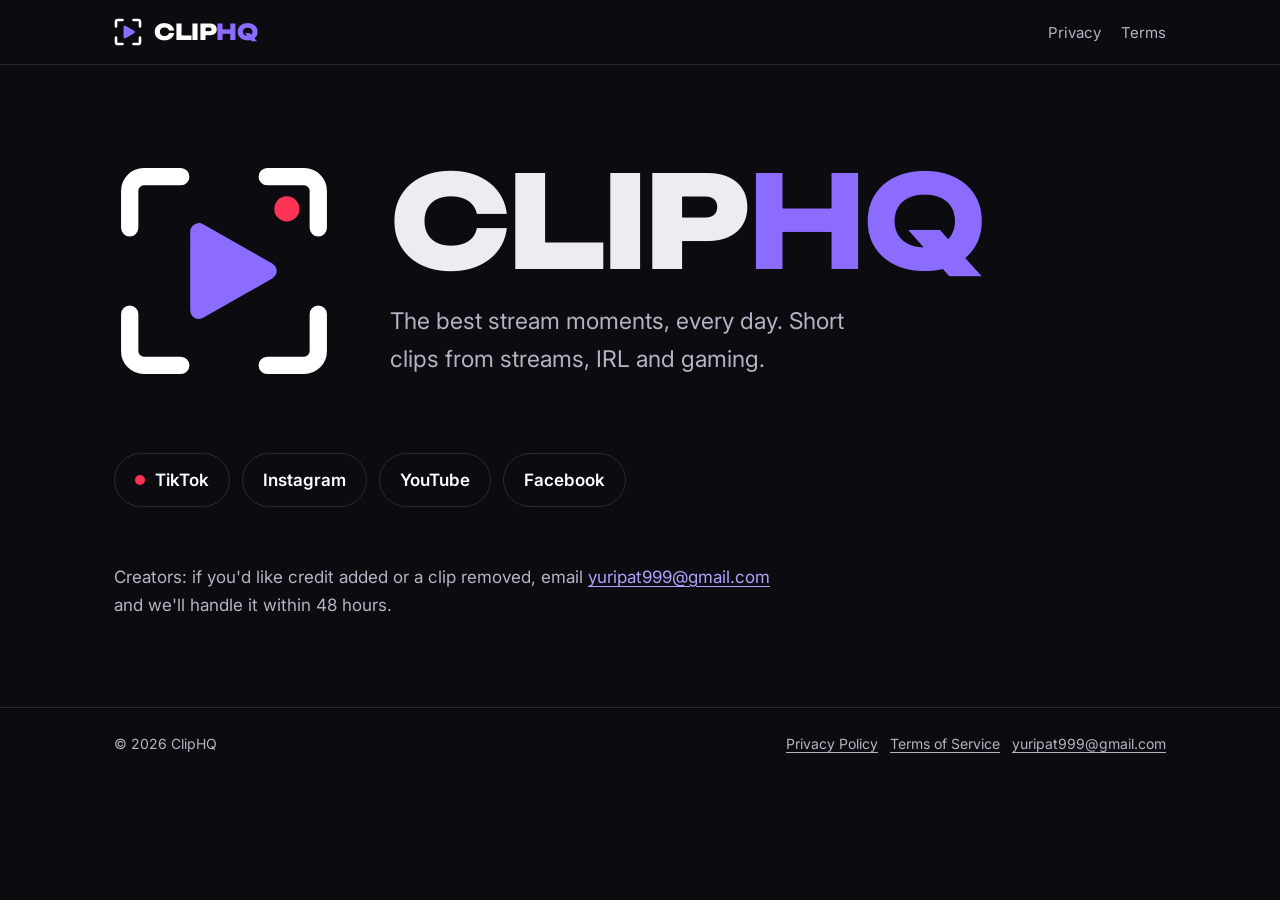
<file: index.html>
<!doctype html><html lang="en"><head><meta charset="utf-8"><meta name="viewport" content="width=device-width, initial-scale=1"><link rel="preconnect" href="https://fonts.googleapis.com"><link rel="preconnect" href="https://fonts.gstatic.com" crossorigin><link rel="stylesheet" href="https://fonts.googleapis.com/css2?family=Inter:wght@400;600;700&family=Unbounded:wght@700;800&display=swap"><link rel="stylesheet" href="style.css"><link rel="icon" href="favicon.svg"><title>ClipHQ — the best stream moments, every day</title><meta name="description" content="ClipHQ posts the best moments from live streams as short clips, every day."></head><body>
<header class="top"><div class="wrap"><a class="brand" href="index.html"><svg width="28" height="28" viewBox="0 0 560 560" aria-hidden="true"><g fill="none" stroke="#fff" stroke-width="52" stroke-linecap="round" stroke-linejoin="round"><path d="M 40 170 V 76 A 36 36 0 0 1 76 40 H 170"/><path d="M 390 40 H 484 A 36 36 0 0 1 520 76 V 170"/><path d="M 520 390 V 484 A 36 36 0 0 1 484 520 H 390"/><path d="M 170 520 H 76 A 36 36 0 0 1 40 484 V 390"/></g><path d="M 216 180 L 216 380 L 392 280 Z" fill="#8B6CFF" stroke="#8B6CFF" stroke-width="52" stroke-linejoin="round"/></svg><span>CLIP<b>HQ</b></span></a><nav class="top" aria-label="Site"><a href="privacy.html">Privacy</a><a href="terms.html">Terms</a></nav></div></header>
<main>
<section class="hero"><svg class="mark" viewBox="0 0 560 560" role="img" aria-label="ClipHQ logo"><g fill="none" stroke="#fff" stroke-width="44" stroke-linecap="round" stroke-linejoin="round"><path d="M 40 170 V 76 A 36 36 0 0 1 76 40 H 170"/><path d="M 390 40 H 484 A 36 36 0 0 1 520 76 V 170"/><path d="M 520 390 V 484 A 36 36 0 0 1 484 520 H 390"/><path d="M 170 520 H 76 A 36 36 0 0 1 40 484 V 390"/></g><path d="M 216 180 L 216 380 L 392 280 Z" fill="#8B6CFF" stroke="#8B6CFF" stroke-width="44" stroke-linejoin="round"/><circle cx="440" cy="122" r="32" fill="#FF3355"/></svg><div><h1>CLIP<b>HQ</b></h1><p>The best stream moments, every day. Short clips from streams, IRL and gaming.</p></div></section>
<nav class="follow" aria-label="Follow ClipHQ">
<a href="https://www.tiktok.com/@cliphqstreams"><span class="dot"></span>TikTok</a>
<a href="https://www.instagram.com/cliphqstreams">Instagram</a>
<a href="https://www.youtube.com/@cliphqstreams">YouTube</a>
<a href="https://www.facebook.com/cliphqstreams">Facebook</a>
</nav>
<section class="note"><p>Creators: if you'd like credit added or a clip removed, email <a href="mailto:yuripat999@gmail.com">yuripat999@gmail.com</a> and we'll handle it within 48 hours.</p></section>
</main>
<footer><div class="wrap"><span>© 2026 ClipHQ</span><span><a href="privacy.html">Privacy Policy</a> &nbsp; <a href="terms.html">Terms of Service</a> &nbsp; <a href="mailto:yuripat999@gmail.com">yuripat999@gmail.com</a></span></div></footer>
</body></html>
</file>
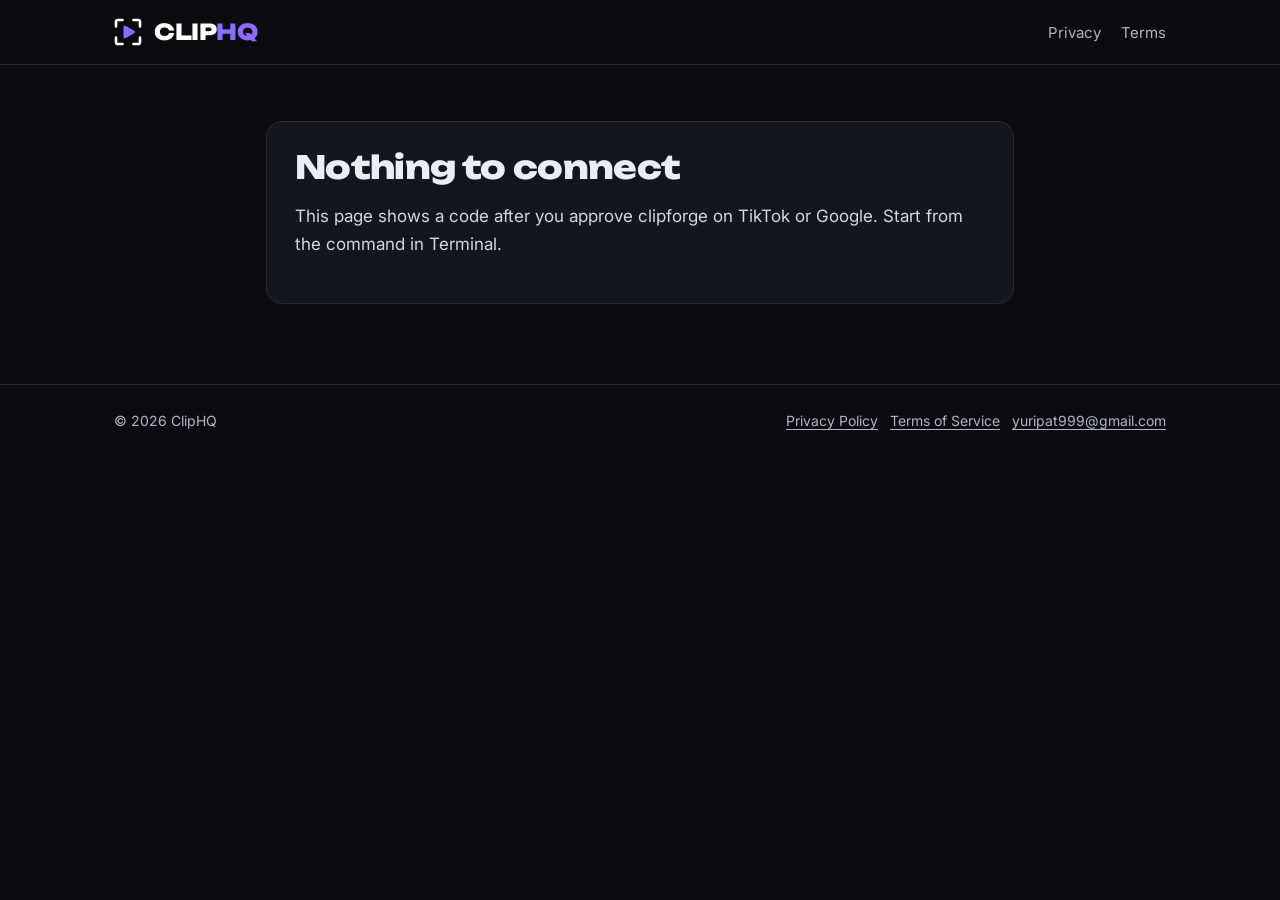
<file: callback.html>
<!doctype html><html lang="en"><head><meta charset="utf-8"><meta name="viewport" content="width=device-width, initial-scale=1"><link rel="preconnect" href="https://fonts.googleapis.com"><link rel="preconnect" href="https://fonts.gstatic.com" crossorigin><link rel="stylesheet" href="https://fonts.googleapis.com/css2?family=Inter:wght@400;600;700&family=Unbounded:wght@700;800&display=swap"><link rel="stylesheet" href="style.css"><link rel="icon" href="favicon.svg"><title>Connected — ClipHQ</title><meta name="robots" content="noindex"></head><body>
<header class="top"><div class="wrap"><a class="brand" href="index.html"><svg width="28" height="28" viewBox="0 0 560 560" aria-hidden="true"><g fill="none" stroke="#fff" stroke-width="52" stroke-linecap="round" stroke-linejoin="round"><path d="M 40 170 V 76 A 36 36 0 0 1 76 40 H 170"/><path d="M 390 40 H 484 A 36 36 0 0 1 520 76 V 170"/><path d="M 520 390 V 484 A 36 36 0 0 1 484 520 H 390"/><path d="M 170 520 H 76 A 36 36 0 0 1 40 484 V 390"/></g><path d="M 216 180 L 216 380 L 392 280 Z" fill="#8B6CFF" stroke="#8B6CFF" stroke-width="52" stroke-linejoin="round"/></svg><span>CLIP<b>HQ</b></span></a><nav class="top" aria-label="Site"><a href="privacy.html">Privacy</a><a href="terms.html">Terms</a></nav></div></header>
<main class="wrap legal">
<div class="card" id="ok" hidden>
<h1 style="font-size:32px">Account connected</h1>
<p>Copy this code and paste it into Terminal, where clipforge is waiting for it.</p>
<output class="code" id="code" aria-live="polite"></output>
<button class="copy" id="copy" type="button">Copy code</button>
<p style="color:var(--muted);margin-top:20px;font-size:15px">The code works once and expires in a few minutes. You can close this tab after pasting it.</p>
</div>
<div class="card" id="bad" hidden>
<h1 style="font-size:32px">Connection didn't finish</h1>
<p class="error" id="err"></p>
<p>Go back to Terminal and run the connect command again, then approve every permission on the next screen.</p>
</div>
<div class="card" id="none" hidden>
<h1 style="font-size:32px">Nothing to connect</h1>
<p>This page shows a code after you approve clipforge on TikTok or Google. Start from the command in Terminal.</p>
</div>
</main>
<footer><div class="wrap"><span>© 2026 ClipHQ</span><span><a href="privacy.html">Privacy Policy</a> &nbsp; <a href="terms.html">Terms of Service</a> &nbsp; <a href="mailto:yuripat999@gmail.com">yuripat999@gmail.com</a></span></div></footer>
<script>
(function(){
  var q=new URLSearchParams(location.search);
  var code=q.get('code'), err=q.get('error'), desc=q.get('error_description');
  if(code){
    document.getElementById('ok').hidden=false;
    document.getElementById('code').textContent=code;
    var b=document.getElementById('copy');
    b.addEventListener('click',function(){
      navigator.clipboard.writeText(code).then(function(){b.textContent='Copied';});
    });
  } else if(err){
    document.getElementById('bad').hidden=false;
    document.getElementById('err').textContent=(desc||err);
  } else {
    document.getElementById('none').hidden=false;
  }
})();
</script>
</body></html>
</file>
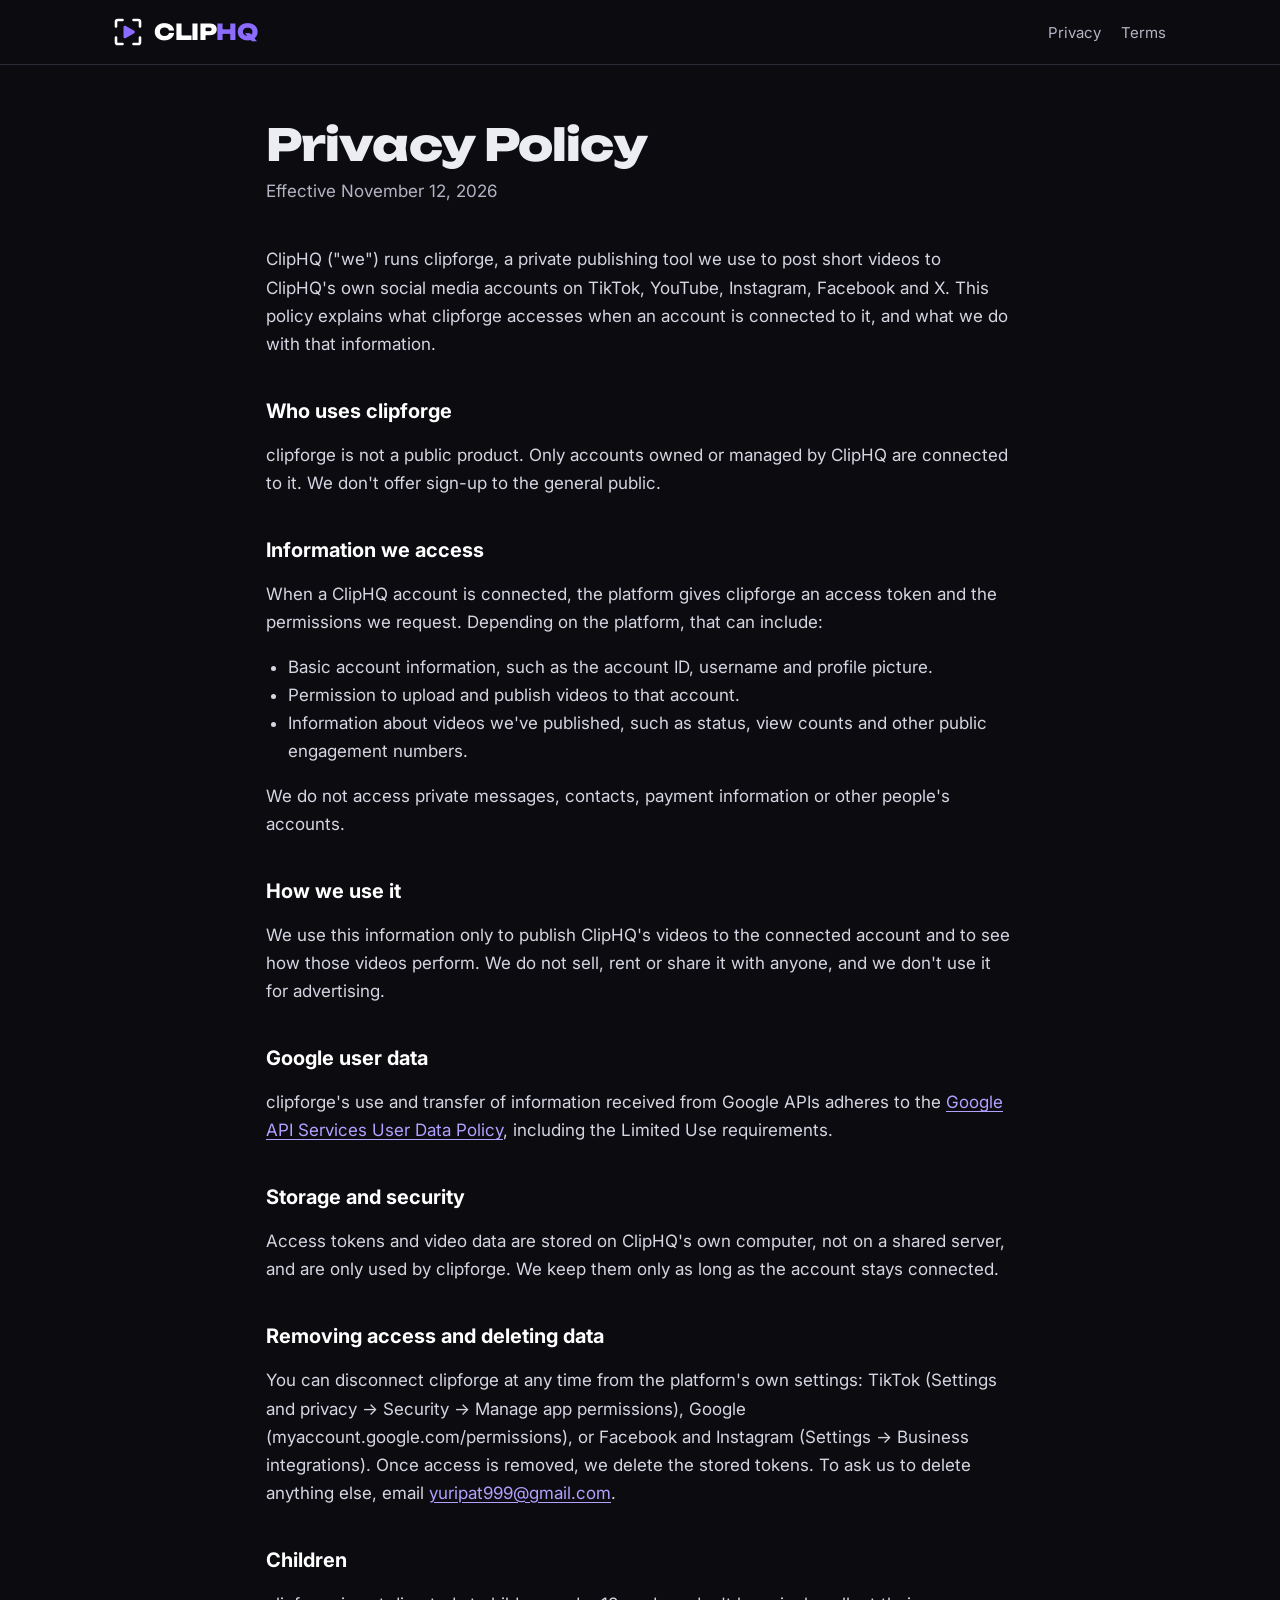
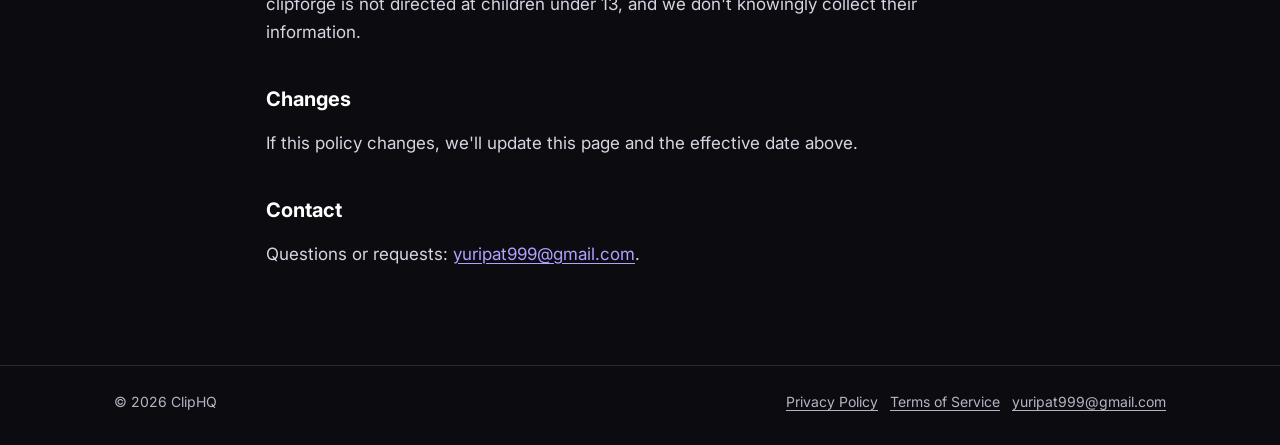
<file: privacy.html>
<!doctype html><html lang="en"><head><meta charset="utf-8"><meta name="viewport" content="width=device-width, initial-scale=1"><link rel="preconnect" href="https://fonts.googleapis.com"><link rel="preconnect" href="https://fonts.gstatic.com" crossorigin><link rel="stylesheet" href="https://fonts.googleapis.com/css2?family=Inter:wght@400;600;700&family=Unbounded:wght@700;800&display=swap"><link rel="stylesheet" href="style.css"><link rel="icon" href="favicon.svg"><title>Privacy Policy — ClipHQ</title></head><body>
<header class="top"><div class="wrap"><a class="brand" href="index.html"><svg width="28" height="28" viewBox="0 0 560 560" aria-hidden="true"><g fill="none" stroke="#fff" stroke-width="52" stroke-linecap="round" stroke-linejoin="round"><path d="M 40 170 V 76 A 36 36 0 0 1 76 40 H 170"/><path d="M 390 40 H 484 A 36 36 0 0 1 520 76 V 170"/><path d="M 520 390 V 484 A 36 36 0 0 1 484 520 H 390"/><path d="M 170 520 H 76 A 36 36 0 0 1 40 484 V 390"/></g><path d="M 216 180 L 216 380 L 392 280 Z" fill="#8B6CFF" stroke="#8B6CFF" stroke-width="52" stroke-linejoin="round"/></svg><span>CLIP<b>HQ</b></span></a><nav class="top" aria-label="Site"><a href="privacy.html">Privacy</a><a href="terms.html">Terms</a></nav></div></header>
<main class="wrap legal">
<h1>Privacy Policy</h1><p class="date">Effective November 12, 2026</p>
<p>ClipHQ ("we") runs clipforge, a private publishing tool we use to post short videos to ClipHQ's own social media accounts on TikTok, YouTube, Instagram, Facebook and X. This policy explains what clipforge accesses when an account is connected to it, and what we do with that information.</p>
<h2>Who uses clipforge</h2>
<p>clipforge is not a public product. Only accounts owned or managed by ClipHQ are connected to it. We don't offer sign-up to the general public.</p>
<h2>Information we access</h2>
<p>When a ClipHQ account is connected, the platform gives clipforge an access token and the permissions we request. Depending on the platform, that can include:</p>
<ul>
<li>Basic account information, such as the account ID, username and profile picture.</li>
<li>Permission to upload and publish videos to that account.</li>
<li>Information about videos we've published, such as status, view counts and other public engagement numbers.</li>
</ul>
<p>We do not access private messages, contacts, payment information or other people's accounts.</p>
<h2>How we use it</h2>
<p>We use this information only to publish ClipHQ's videos to the connected account and to see how those videos perform. We do not sell, rent or share it with anyone, and we don't use it for advertising.</p>
<h2>Google user data</h2>
<p>clipforge's use and transfer of information received from Google APIs adheres to the <a href="https://developers.google.com/terms/api-services-user-data-policy">Google API Services User Data Policy</a>, including the Limited Use requirements.</p>
<h2>Storage and security</h2>
<p>Access tokens and video data are stored on ClipHQ's own computer, not on a shared server, and are only used by clipforge. We keep them only as long as the account stays connected.</p>
<h2>Removing access and deleting data</h2>
<p>You can disconnect clipforge at any time from the platform's own settings: TikTok (Settings and privacy → Security → Manage app permissions), Google (myaccount.google.com/permissions), or Facebook and Instagram (Settings → Business integrations). Once access is removed, we delete the stored tokens. To ask us to delete anything else, email <a href="mailto:yuripat999@gmail.com">yuripat999@gmail.com</a>.</p>
<h2>Children</h2>
<p>clipforge is not directed at children under 13, and we don't knowingly collect their information.</p>
<h2>Changes</h2>
<p>If this policy changes, we'll update this page and the effective date above.</p>
<h2>Contact</h2>
<p>Questions or requests: <a href="mailto:yuripat999@gmail.com">yuripat999@gmail.com</a>.</p>
</main>
<footer><div class="wrap"><span>© 2026 ClipHQ</span><span><a href="privacy.html">Privacy Policy</a> &nbsp; <a href="terms.html">Terms of Service</a> &nbsp; <a href="mailto:yuripat999@gmail.com">yuripat999@gmail.com</a></span></div></footer>
</body></html>
</file>
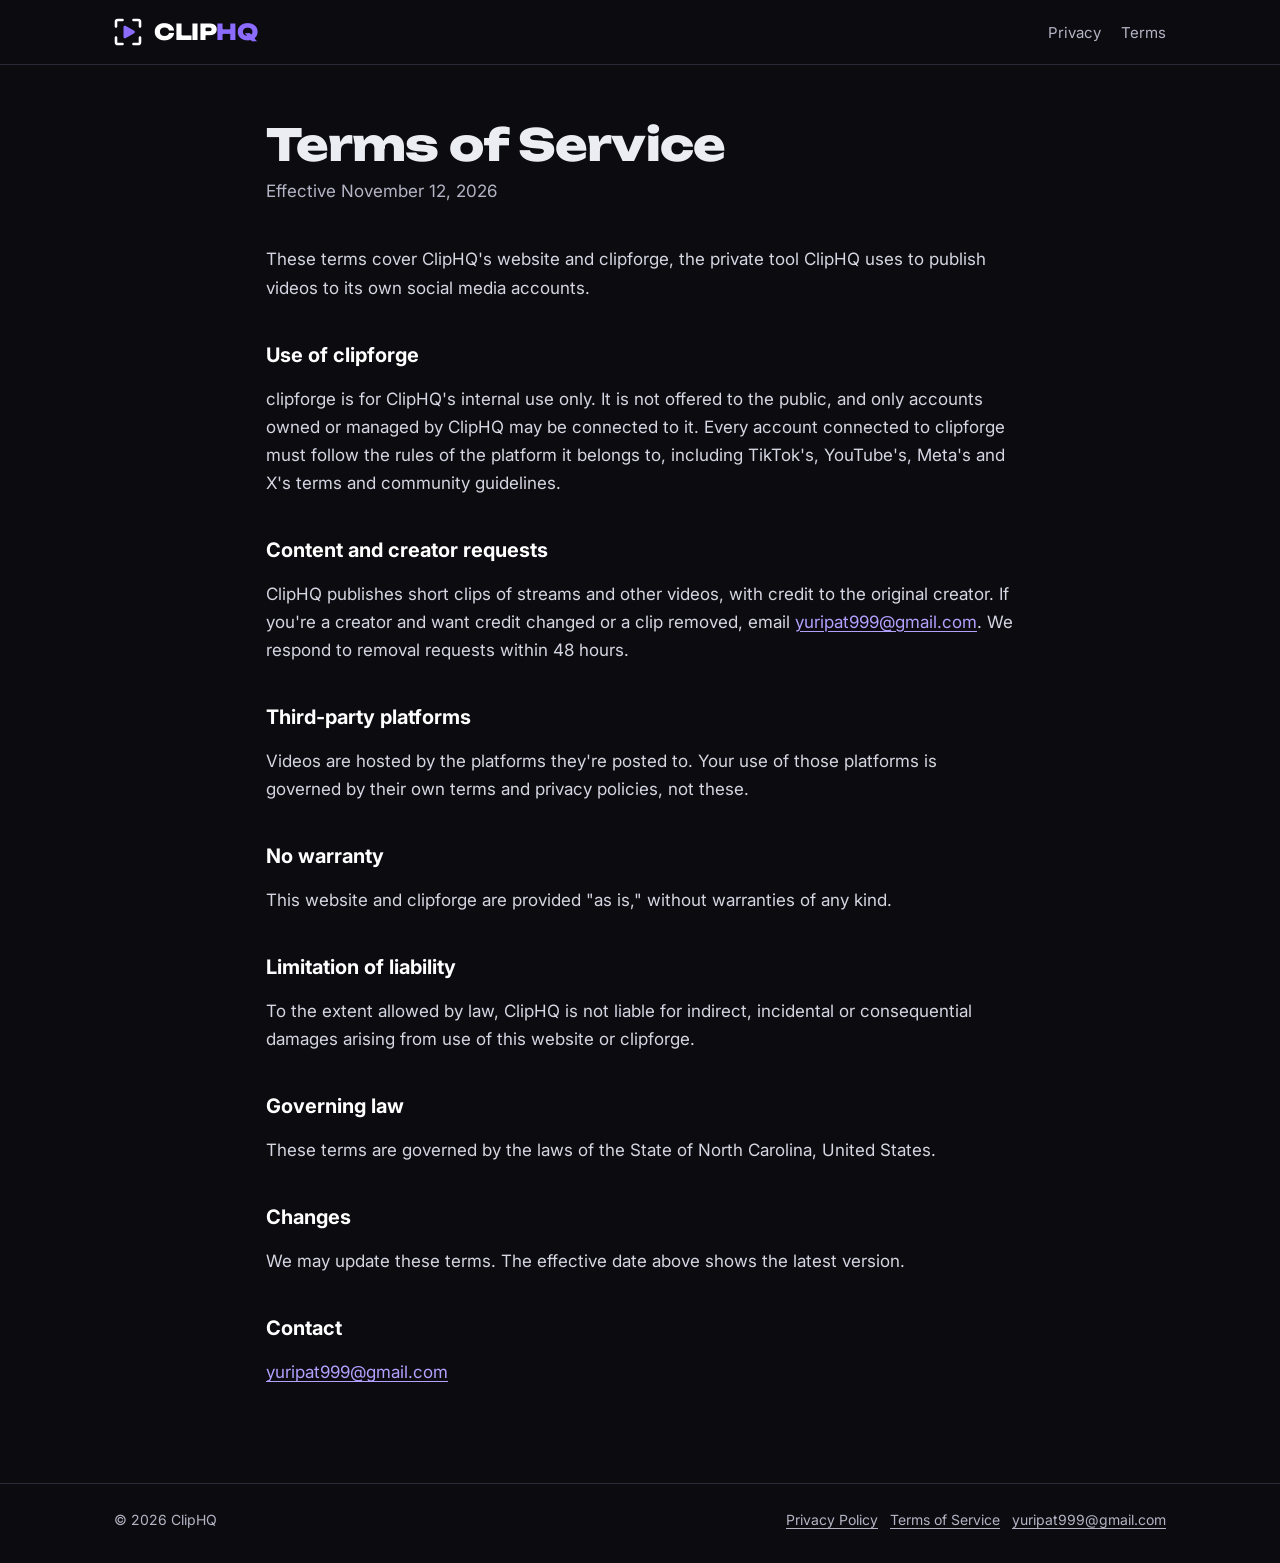
<file: terms.html>
<!doctype html><html lang="en"><head><meta charset="utf-8"><meta name="viewport" content="width=device-width, initial-scale=1"><link rel="preconnect" href="https://fonts.googleapis.com"><link rel="preconnect" href="https://fonts.gstatic.com" crossorigin><link rel="stylesheet" href="https://fonts.googleapis.com/css2?family=Inter:wght@400;600;700&family=Unbounded:wght@700;800&display=swap"><link rel="stylesheet" href="style.css"><link rel="icon" href="favicon.svg"><title>Terms of Service — ClipHQ</title></head><body>
<header class="top"><div class="wrap"><a class="brand" href="index.html"><svg width="28" height="28" viewBox="0 0 560 560" aria-hidden="true"><g fill="none" stroke="#fff" stroke-width="52" stroke-linecap="round" stroke-linejoin="round"><path d="M 40 170 V 76 A 36 36 0 0 1 76 40 H 170"/><path d="M 390 40 H 484 A 36 36 0 0 1 520 76 V 170"/><path d="M 520 390 V 484 A 36 36 0 0 1 484 520 H 390"/><path d="M 170 520 H 76 A 36 36 0 0 1 40 484 V 390"/></g><path d="M 216 180 L 216 380 L 392 280 Z" fill="#8B6CFF" stroke="#8B6CFF" stroke-width="52" stroke-linejoin="round"/></svg><span>CLIP<b>HQ</b></span></a><nav class="top" aria-label="Site"><a href="privacy.html">Privacy</a><a href="terms.html">Terms</a></nav></div></header>
<main class="wrap legal">
<h1>Terms of Service</h1><p class="date">Effective November 12, 2026</p>
<p>These terms cover ClipHQ's website and clipforge, the private tool ClipHQ uses to publish videos to its own social media accounts.</p>
<h2>Use of clipforge</h2>
<p>clipforge is for ClipHQ's internal use only. It is not offered to the public, and only accounts owned or managed by ClipHQ may be connected to it. Every account connected to clipforge must follow the rules of the platform it belongs to, including TikTok's, YouTube's, Meta's and X's terms and community guidelines.</p>
<h2>Content and creator requests</h2>
<p>ClipHQ publishes short clips of streams and other videos, with credit to the original creator. If you're a creator and want credit changed or a clip removed, email <a href="mailto:yuripat999@gmail.com">yuripat999@gmail.com</a>. We respond to removal requests within 48 hours.</p>
<h2>Third-party platforms</h2>
<p>Videos are hosted by the platforms they're posted to. Your use of those platforms is governed by their own terms and privacy policies, not these.</p>
<h2>No warranty</h2>
<p>This website and clipforge are provided "as is," without warranties of any kind.</p>
<h2>Limitation of liability</h2>
<p>To the extent allowed by law, ClipHQ is not liable for indirect, incidental or consequential damages arising from use of this website or clipforge.</p>
<h2>Governing law</h2>
<p>These terms are governed by the laws of the State of North Carolina, United States.</p>
<h2>Changes</h2>
<p>We may update these terms. The effective date above shows the latest version.</p>
<h2>Contact</h2>
<p><a href="mailto:yuripat999@gmail.com">yuripat999@gmail.com</a></p>
</main>
<footer><div class="wrap"><span>© 2026 ClipHQ</span><span><a href="privacy.html">Privacy Policy</a> &nbsp; <a href="terms.html">Terms of Service</a> &nbsp; <a href="mailto:yuripat999@gmail.com">yuripat999@gmail.com</a></span></div></footer>
</body></html>
</file>
<file: style.css>
:root{--ink:#0B0B10;--panel:#15151D;--line:#2A2A36;--text:#ECECF3;--muted:#B4B4C4;--violet:#8B6CFF;--violet-soft:#B3A0FF;--live:#FF3355}
*{box-sizing:border-box}
html{-webkit-text-size-adjust:100%}
body{margin:0;background:var(--ink);color:var(--text);font:400 17px/1.65 Inter,system-ui,-apple-system,"Segoe UI",sans-serif}
a{color:var(--violet-soft);text-underline-offset:3px}
a:hover{color:#fff}
a:focus-visible,button:focus-visible{outline:3px solid var(--violet);outline-offset:3px;border-radius:6px}
.wrap{max-width:68ch;margin:0 auto;padding:0 24px}
header.top{border-bottom:1px solid var(--line)}
header.top .wrap{display:flex;align-items:center;justify-content:space-between;gap:16px;padding-top:18px;padding-bottom:18px;max-width:1100px}
.brand{display:flex;align-items:center;gap:12px;color:#fff;text-decoration:none;font:800 22px/1 Unbounded,Inter,sans-serif;letter-spacing:-.02em}
.brand b{color:var(--violet);font-weight:800}
nav.top a{color:var(--muted);text-decoration:none;margin-left:20px;font-size:15px}
nav.top a:hover{color:#fff}
.hero{max-width:1100px;margin:0 auto;padding:96px 24px 72px;display:grid;grid-template-columns:auto 1fr;gap:56px;align-items:center}
.hero h1{margin:0;font:800 clamp(56px,10vw,128px)/.9 Unbounded,Inter,sans-serif;letter-spacing:-.03em}
.hero h1 b{color:var(--violet)}
.hero p{margin:24px 0 0;max-width:34ch;font-size:clamp(19px,2.2vw,23px);color:var(--muted)}
.mark{width:clamp(120px,18vw,220px);height:auto}
.follow{max-width:1100px;margin:0 auto;padding:0 24px 56px;display:flex;flex-wrap:wrap;gap:12px}
.follow a{display:inline-flex;align-items:center;gap:10px;padding:12px 20px;border:1px solid var(--line);border-radius:999px;color:#fff;text-decoration:none;font-weight:600}
.follow a:hover{border-color:var(--violet);background:#1A1530}
.note{max-width:1100px;margin:0 auto;padding:0 24px 88px}
.note p{max-width:60ch;margin:0;color:var(--muted)}
.dot{width:10px;height:10px;border-radius:50%;background:var(--live);display:inline-block}
.legal{padding:56px 0 80px}
.legal h1{font:800 clamp(32px,5vw,44px)/1.1 Unbounded,Inter,sans-serif;letter-spacing:-.02em;margin:0 0 8px}
.legal .date{color:var(--muted);margin:0 0 40px}
.legal h2{font:700 20px/1.3 Inter,sans-serif;margin:40px 0 8px;color:#fff}
.legal p,.legal li{color:#D6D6E2}
.legal ul{padding-left:22px}
footer{border-top:1px solid var(--line);color:var(--muted);font-size:14px}
footer .wrap{max-width:1100px;display:flex;flex-wrap:wrap;gap:8px 24px;justify-content:space-between;padding-top:24px;padding-bottom:32px}
footer a{color:var(--muted)}
.card{background:var(--panel);border:1px solid var(--line);border-radius:16px;padding:28px}
.code{display:block;width:100%;margin:16px 0;padding:16px;border-radius:10px;border:1px solid var(--line);background:var(--ink);color:#fff;font:500 15px/1.5 ui-monospace,SFMono-Regular,Menlo,monospace;word-break:break-all;white-space:pre-wrap}
button.copy{font:600 16px Inter,sans-serif;color:#fff;background:var(--violet);border:0;border-radius:999px;padding:12px 24px;cursor:pointer;min-height:44px}
button.copy:hover{background:#7A58FF}
.error{color:#FF8A9C}
@media (max-width:720px){.hero{grid-template-columns:1fr;gap:28px;padding-top:56px}.mark{width:110px}nav.top a{margin-left:14px}}
</file>
